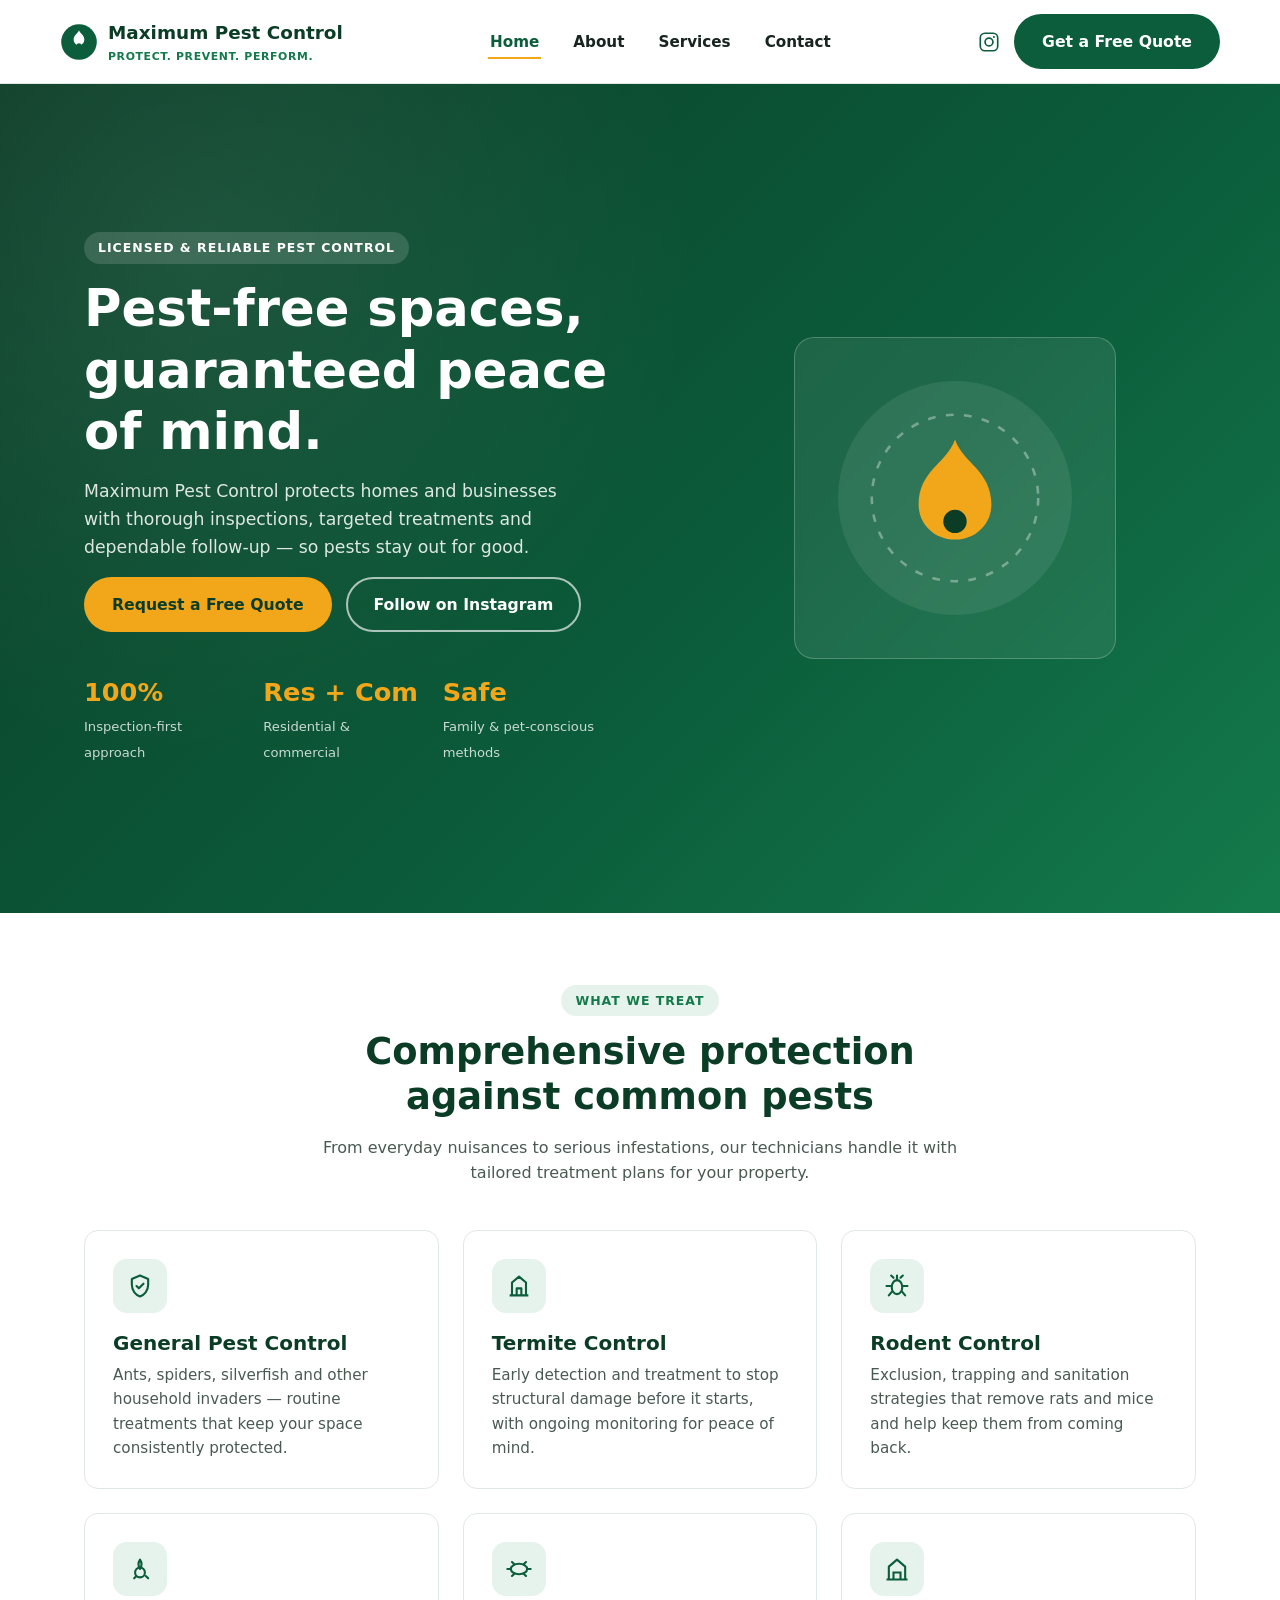
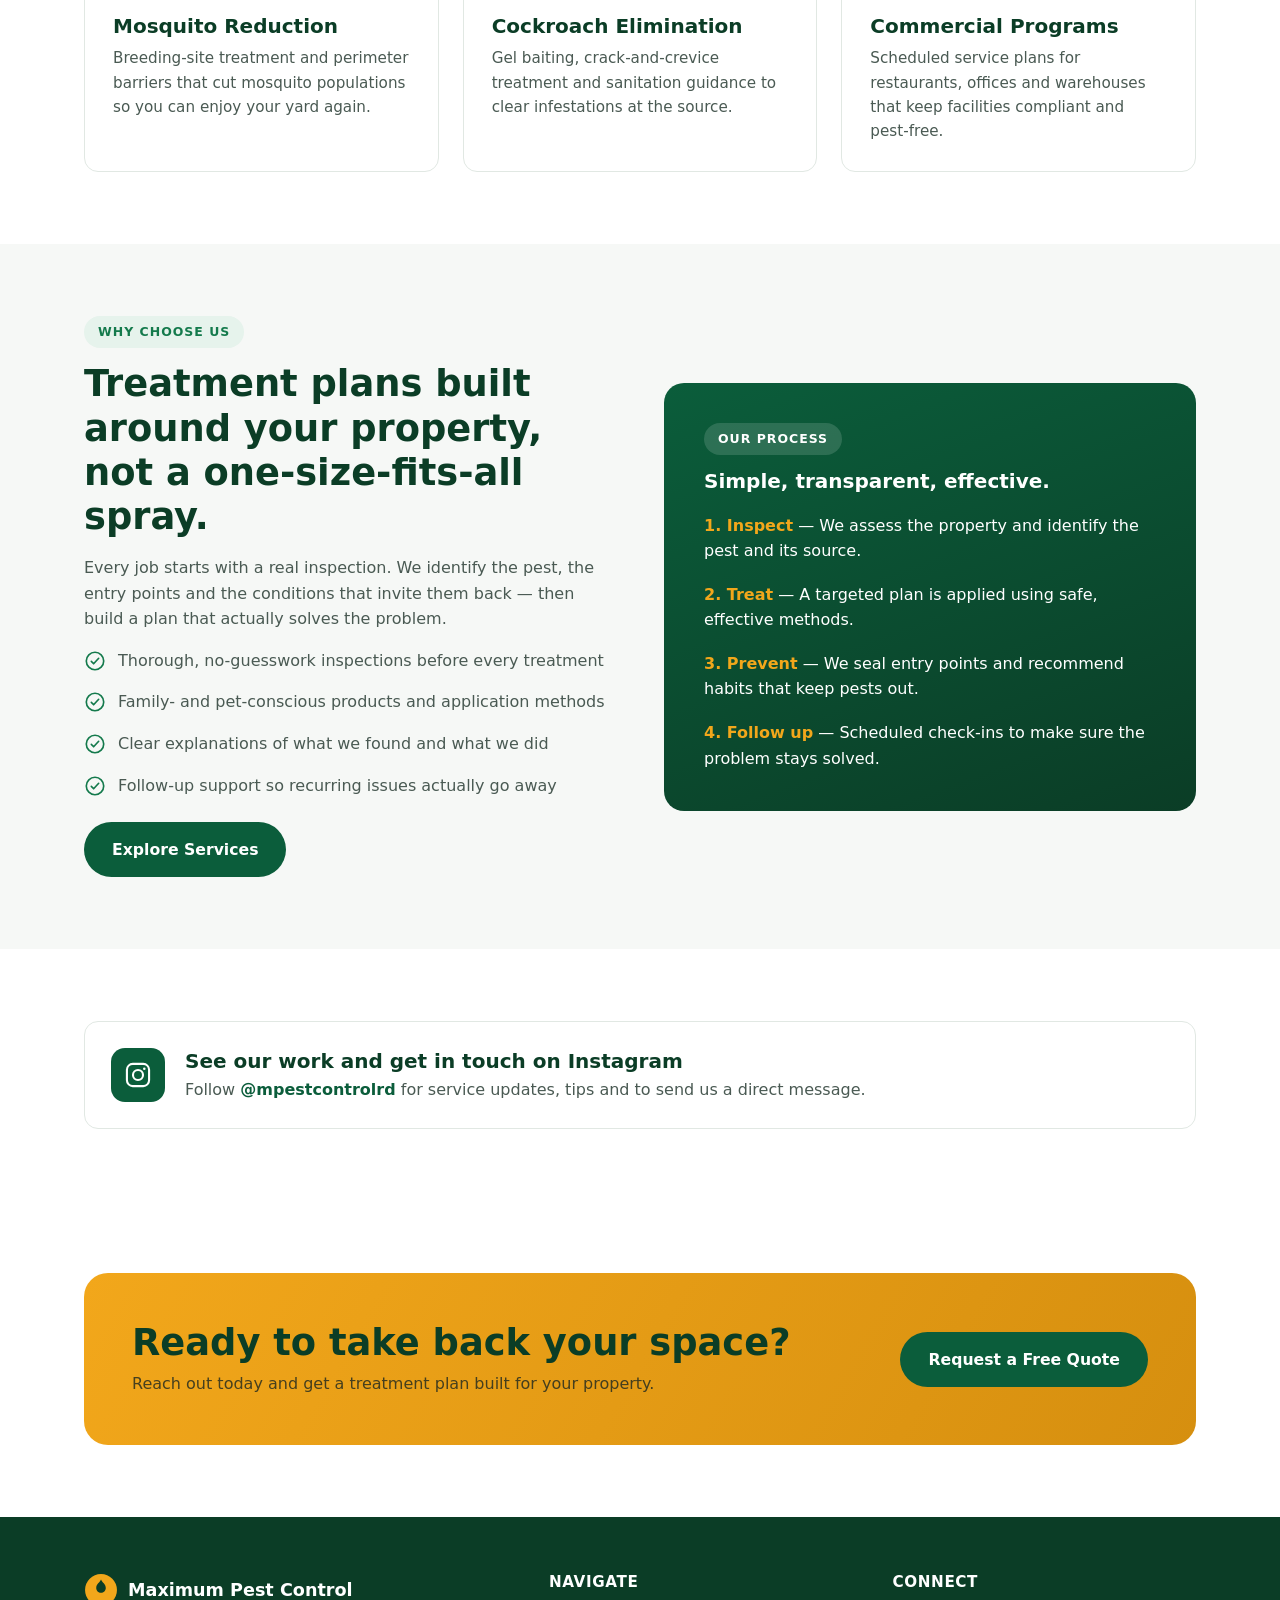
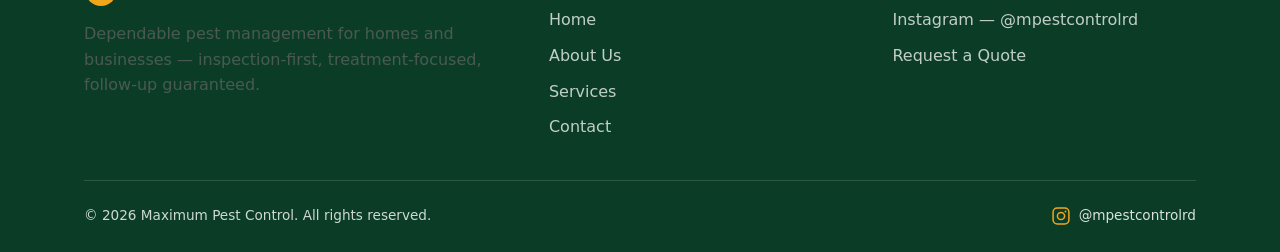
<file: index.html>
<!DOCTYPE html>
<html lang="en">
<head>
<meta charset="UTF-8">
<meta name="viewport" content="width=device-width, initial-scale=1.0">
<title>Maximum Pest Control | Residential &amp; Commercial Pest Solutions</title>
<meta name="description" content="Maximum Pest Control delivers thorough, reliable pest management for homes and businesses — general pest control, termites, rodents, mosquitoes and more.">
<link rel="icon" type="image/svg+xml" href="assets/favicon.svg">
<link rel="stylesheet" href="css/style.css">
</head>
<body>

<header class="site-header">
  <div class="container nav" id="nav">
    <a href="index.html" class="brand">
      <svg class="brand-mark" viewBox="0 0 64 64" fill="none" xmlns="http://www.w3.org/2000/svg">
        <circle cx="32" cy="32" r="30" fill="#0b5d3b"/>
        <path d="M32 12c-2 6-9 8-9 16 0 5 4 9 9 9s9-4 9-9c0-8-7-10-9-16z" fill="#ffffff"/>
        <circle cx="32" cy="38" r="4" fill="#0b5d3b"/>
      </svg>
      <span>Maximum Pest Control<small>Protect. Prevent. Perform.</small></span>
    </a>
    <button class="nav-toggle" aria-label="Toggle navigation" aria-expanded="false">
      <span></span><span></span><span></span>
    </button>
    <ul class="nav-links">
      <li><a href="index.html" class="active">Home</a></li>
      <li><a href="about.html">About</a></li>
      <li><a href="services.html">Services</a></li>
      <li><a href="contact.html">Contact</a></li>
    </ul>
    <div class="nav-actions">
      <a href="https://www.instagram.com/mpestcontrolrd?stkn=cXJtZmRmbjVoOTF4&utm_source=qr" target="_blank" rel="noopener" aria-label="Maximum Pest Control on Instagram">
        <svg class="icon-instagram" viewBox="0 0 24 24" fill="none" xmlns="http://www.w3.org/2000/svg">
          <rect x="2.5" y="2.5" width="19" height="19" rx="5" stroke="currentColor" stroke-width="1.8"/>
          <circle cx="12" cy="12" r="4.3" stroke="currentColor" stroke-width="1.8"/>
          <circle cx="17.4" cy="6.6" r="1.1" fill="currentColor"/>
        </svg>
      </a>
      <a href="contact.html" class="btn btn-dark">Get a Free Quote</a>
    </div>
  </div>
</header>

<main>
  <section class="hero">
    <div class="container">
      <div>
        <span class="eyebrow">Licensed &amp; Reliable Pest Control</span>
        <h1>Pest-free spaces, guaranteed peace of mind.</h1>
        <p class="lead">Maximum Pest Control protects homes and businesses with thorough inspections, targeted treatments and dependable follow-up — so pests stay out for good.</p>
        <div class="btn-row">
          <a href="contact.html" class="btn btn-primary">Request a Free Quote</a>
          <a href="https://www.instagram.com/mpestcontrolrd?stkn=cXJtZmRmbjVoOTF4&utm_source=qr" target="_blank" rel="noopener" class="btn btn-outline">Follow on Instagram</a>
        </div>
        <div class="hero-stats">
          <div><strong>100%</strong><span>Inspection-first approach</span></div>
          <div><strong>Res + Com</strong><span>Residential &amp; commercial</span></div>
          <div><strong>Safe</strong><span>Family &amp; pet-conscious methods</span></div>
        </div>
      </div>
      <div class="hero-art">
        <div class="hero-badge">
          <svg viewBox="0 0 200 200" width="260" height="260" fill="none" xmlns="http://www.w3.org/2000/svg">
            <circle cx="100" cy="100" r="90" fill="rgba(255,255,255,0.08)"/>
            <circle cx="100" cy="100" r="64" stroke="rgba(255,255,255,0.35)" stroke-width="2" stroke-dasharray="6 8"/>
            <path d="M100 55c-6 18-28 24-28 50 0 15 12 27 28 27s28-12 28-27c0-26-22-32-28-50z" fill="#f2a71b"/>
            <circle cx="100" cy="118" r="9" fill="#0b3d26"/>
          </svg>
        </div>
      </div>
    </div>
  </section>

  <section>
    <div class="container">
      <div class="section-head">
        <span class="eyebrow">What We Treat</span>
        <h2>Comprehensive protection against common pests</h2>
        <p>From everyday nuisances to serious infestations, our technicians handle it with tailored treatment plans for your property.</p>
      </div>
      <div class="grid grid-3">
        <div class="card">
          <div class="icon-tile">
            <svg viewBox="0 0 24 24" fill="none" xmlns="http://www.w3.org/2000/svg"><path d="M12 3l7 3v5c0 5-3.4 8.7-7 10-3.6-1.3-7-5-7-10V6l7-3z" stroke="currentColor" stroke-width="1.8" stroke-linejoin="round"/><path d="M9 12l2 2 4-4" stroke="currentColor" stroke-width="1.8" stroke-linecap="round" stroke-linejoin="round"/></svg>
          </div>
          <h3>General Pest Control</h3>
          <p>Ants, spiders, silverfish and other household invaders — routine treatments that keep your space consistently protected.</p>
        </div>
        <div class="card">
          <div class="icon-tile">
            <svg viewBox="0 0 24 24" fill="none" xmlns="http://www.w3.org/2000/svg"><path d="M4 20h16M6 20V9l6-5 6 5v11M10 20v-6h4v6" stroke="currentColor" stroke-width="1.8" stroke-linejoin="round"/></svg>
          </div>
          <h3>Termite Control</h3>
          <p>Early detection and treatment to stop structural damage before it starts, with ongoing monitoring for peace of mind.</p>
        </div>
        <div class="card">
          <div class="icon-tile">
            <svg viewBox="0 0 24 24" fill="none" xmlns="http://www.w3.org/2000/svg"><ellipse cx="12" cy="13" rx="4.5" ry="6" stroke="currentColor" stroke-width="1.8"/><path d="M12 7V3m-3 2l-2-2m8 2l2-2M7 12H3m18 0h-4M7.5 17l-2.5 3m11.5-3l2.5 3" stroke="currentColor" stroke-width="1.8" stroke-linecap="round"/></svg>
          </div>
          <h3>Rodent Control</h3>
          <p>Exclusion, trapping and sanitation strategies that remove rats and mice and help keep them from coming back.</p>
        </div>
        <div class="card">
          <div class="icon-tile">
            <svg viewBox="0 0 24 24" fill="none" xmlns="http://www.w3.org/2000/svg"><path d="M12 4c2 3 2 5 0 8-2-3-2-5 0-8z" stroke="currentColor" stroke-width="1.8" stroke-linejoin="round"/><circle cx="12" cy="15" r="4.2" stroke="currentColor" stroke-width="1.8"/><path d="M9 18l-2 2m10-2l2 2" stroke="currentColor" stroke-width="1.8" stroke-linecap="round"/></svg>
          </div>
          <h3>Mosquito Reduction</h3>
          <p>Breeding-site treatment and perimeter barriers that cut mosquito populations so you can enjoy your yard again.</p>
        </div>
        <div class="card">
          <div class="icon-tile">
            <svg viewBox="0 0 24 24" fill="none" xmlns="http://www.w3.org/2000/svg"><ellipse cx="12" cy="12" rx="7" ry="4.5" stroke="currentColor" stroke-width="1.8"/><path d="M5 12H2m20 0h-3M8 8l-2-2m10 2l2-2M8 16l-2 2m10-2l2 2" stroke="currentColor" stroke-width="1.8" stroke-linecap="round"/></svg>
          </div>
          <h3>Cockroach Elimination</h3>
          <p>Gel baiting, crack-and-crevice treatment and sanitation guidance to clear infestations at the source.</p>
        </div>
        <div class="card">
          <div class="icon-tile">
            <svg viewBox="0 0 24 24" fill="none" xmlns="http://www.w3.org/2000/svg"><path d="M3 21h18M5 21V10l7-6 7 6v11" stroke="currentColor" stroke-width="1.8" stroke-linejoin="round"/><path d="M9 21v-6h6v6" stroke="currentColor" stroke-width="1.8"/></svg>
          </div>
          <h3>Commercial Programs</h3>
          <p>Scheduled service plans for restaurants, offices and warehouses that keep facilities compliant and pest-free.</p>
        </div>
      </div>
    </div>
  </section>

  <section class="bg-soft">
    <div class="container split">
      <div>
        <span class="eyebrow">Why Choose Us</span>
        <h2>Treatment plans built around your property, not a one-size-fits-all spray.</h2>
        <p>Every job starts with a real inspection. We identify the pest, the entry points and the conditions that invite them back — then build a plan that actually solves the problem.</p>
        <ul class="feature-list">
          <li>
            <svg viewBox="0 0 24 24" fill="none" xmlns="http://www.w3.org/2000/svg"><circle cx="12" cy="12" r="9.5" stroke="currentColor" stroke-width="1.8"/><path d="M8 12.5l2.5 2.5L16 9" stroke="currentColor" stroke-width="1.8" stroke-linecap="round" stroke-linejoin="round"/></svg>
            <span>Thorough, no-guesswork inspections before every treatment</span>
          </li>
          <li>
            <svg viewBox="0 0 24 24" fill="none" xmlns="http://www.w3.org/2000/svg"><circle cx="12" cy="12" r="9.5" stroke="currentColor" stroke-width="1.8"/><path d="M8 12.5l2.5 2.5L16 9" stroke="currentColor" stroke-width="1.8" stroke-linecap="round" stroke-linejoin="round"/></svg>
            <span>Family- and pet-conscious products and application methods</span>
          </li>
          <li>
            <svg viewBox="0 0 24 24" fill="none" xmlns="http://www.w3.org/2000/svg"><circle cx="12" cy="12" r="9.5" stroke="currentColor" stroke-width="1.8"/><path d="M8 12.5l2.5 2.5L16 9" stroke="currentColor" stroke-width="1.8" stroke-linecap="round" stroke-linejoin="round"/></svg>
            <span>Clear explanations of what we found and what we did</span>
          </li>
          <li>
            <svg viewBox="0 0 24 24" fill="none" xmlns="http://www.w3.org/2000/svg"><circle cx="12" cy="12" r="9.5" stroke="currentColor" stroke-width="1.8"/><path d="M8 12.5l2.5 2.5L16 9" stroke="currentColor" stroke-width="1.8" stroke-linecap="round" stroke-linejoin="round"/></svg>
            <span>Follow-up support so recurring issues actually go away</span>
          </li>
        </ul>
        <div class="btn-row" style="margin-top: 24px;">
          <a href="services.html" class="btn btn-dark">Explore Services</a>
        </div>
      </div>
      <div class="panel">
        <span class="eyebrow" style="background: rgba(255,255,255,.14); color:#fff;">Our Process</span>
        <h3>Simple, transparent, effective.</h3>
        <div class="grid" style="gap: 18px; margin-top: 20px;">
          <div><strong style="color:#f2a71b;">1. Inspect</strong> — We assess the property and identify the pest and its source.</div>
          <div><strong style="color:#f2a71b;">2. Treat</strong> — A targeted plan is applied using safe, effective methods.</div>
          <div><strong style="color:#f2a71b;">3. Prevent</strong> — We seal entry points and recommend habits that keep pests out.</div>
          <div><strong style="color:#f2a71b;">4. Follow up</strong> — Scheduled check-ins to make sure the problem stays solved.</div>
        </div>
      </div>
    </div>
  </section>

  <section>
    <div class="container">
      <div class="social-card">
        <div class="icon-tile" style="background:var(--green-700); color:#fff;">
          <svg viewBox="0 0 24 24" fill="none" xmlns="http://www.w3.org/2000/svg"><rect x="2.5" y="2.5" width="19" height="19" rx="5" stroke="currentColor" stroke-width="1.8"/><circle cx="12" cy="12" r="4.3" stroke="currentColor" stroke-width="1.8"/><circle cx="17.4" cy="6.6" r="1.1" fill="currentColor"/></svg>
        </div>
        <div>
          <h3 style="margin-bottom:4px;">See our work and get in touch on Instagram</h3>
          <p style="margin-bottom:0;">Follow <a class="handle" href="https://www.instagram.com/mpestcontrolrd?stkn=cXJtZmRmbjVoOTF4&utm_source=qr" target="_blank" rel="noopener">@mpestcontrolrd</a> for service updates, tips and to send us a direct message.</p>
        </div>
      </div>
    </div>
  </section>

  <section>
    <div class="container">
      <div class="cta">
        <div>
          <h2>Ready to take back your space?</h2>
          <p>Reach out today and get a treatment plan built for your property.</p>
        </div>
        <div class="btn-row">
          <a href="contact.html" class="btn btn-dark">Request a Free Quote</a>
        </div>
      </div>
    </div>
  </section>
</main>

<footer class="site-footer">
  <div class="container">
    <div class="footer-grid">
      <div>
        <div class="footer-brand">
          <svg width="34" height="34" viewBox="0 0 64 64" fill="none" xmlns="http://www.w3.org/2000/svg">
            <circle cx="32" cy="32" r="30" fill="#f2a71b"/>
            <path d="M32 12c-2 6-9 8-9 16 0 5 4 9 9 9s9-4 9-9c0-8-7-10-9-16z" fill="#0b3d26"/>
          </svg>
          <strong>Maximum Pest Control</strong>
        </div>
        <p>Dependable pest management for homes and businesses — inspection-first, treatment-focused, follow-up guaranteed.</p>
      </div>
      <div>
        <h4>Navigate</h4>
        <ul class="footer-links">
          <li><a href="index.html">Home</a></li>
          <li><a href="about.html">About Us</a></li>
          <li><a href="services.html">Services</a></li>
          <li><a href="contact.html">Contact</a></li>
        </ul>
      </div>
      <div>
        <h4>Connect</h4>
        <ul class="footer-links">
          <li><a href="https://www.instagram.com/mpestcontrolrd?stkn=cXJtZmRmbjVoOTF4&utm_source=qr" target="_blank" rel="noopener">Instagram — @mpestcontrolrd</a></li>
          <li><a href="contact.html">Request a Quote</a></li>
        </ul>
      </div>
    </div>
    <div class="footer-bottom">
      <span>&copy; <span id="year"></span> Maximum Pest Control. All rights reserved.</span>
      <a class="footer-social" href="https://www.instagram.com/mpestcontrolrd?stkn=cXJtZmRmbjVoOTF4&utm_source=qr" target="_blank" rel="noopener">
        <svg viewBox="0 0 24 24" fill="none" xmlns="http://www.w3.org/2000/svg"><rect x="2.5" y="2.5" width="19" height="19" rx="5" stroke="currentColor" stroke-width="1.8"/><circle cx="12" cy="12" r="4.3" stroke="currentColor" stroke-width="1.8"/><circle cx="17.4" cy="6.6" r="1.1" fill="currentColor"/></svg>
        @mpestcontrolrd
      </a>
    </div>
  </div>
</footer>

<script src="js/main.js"></script>
</body>
</html>
</file>
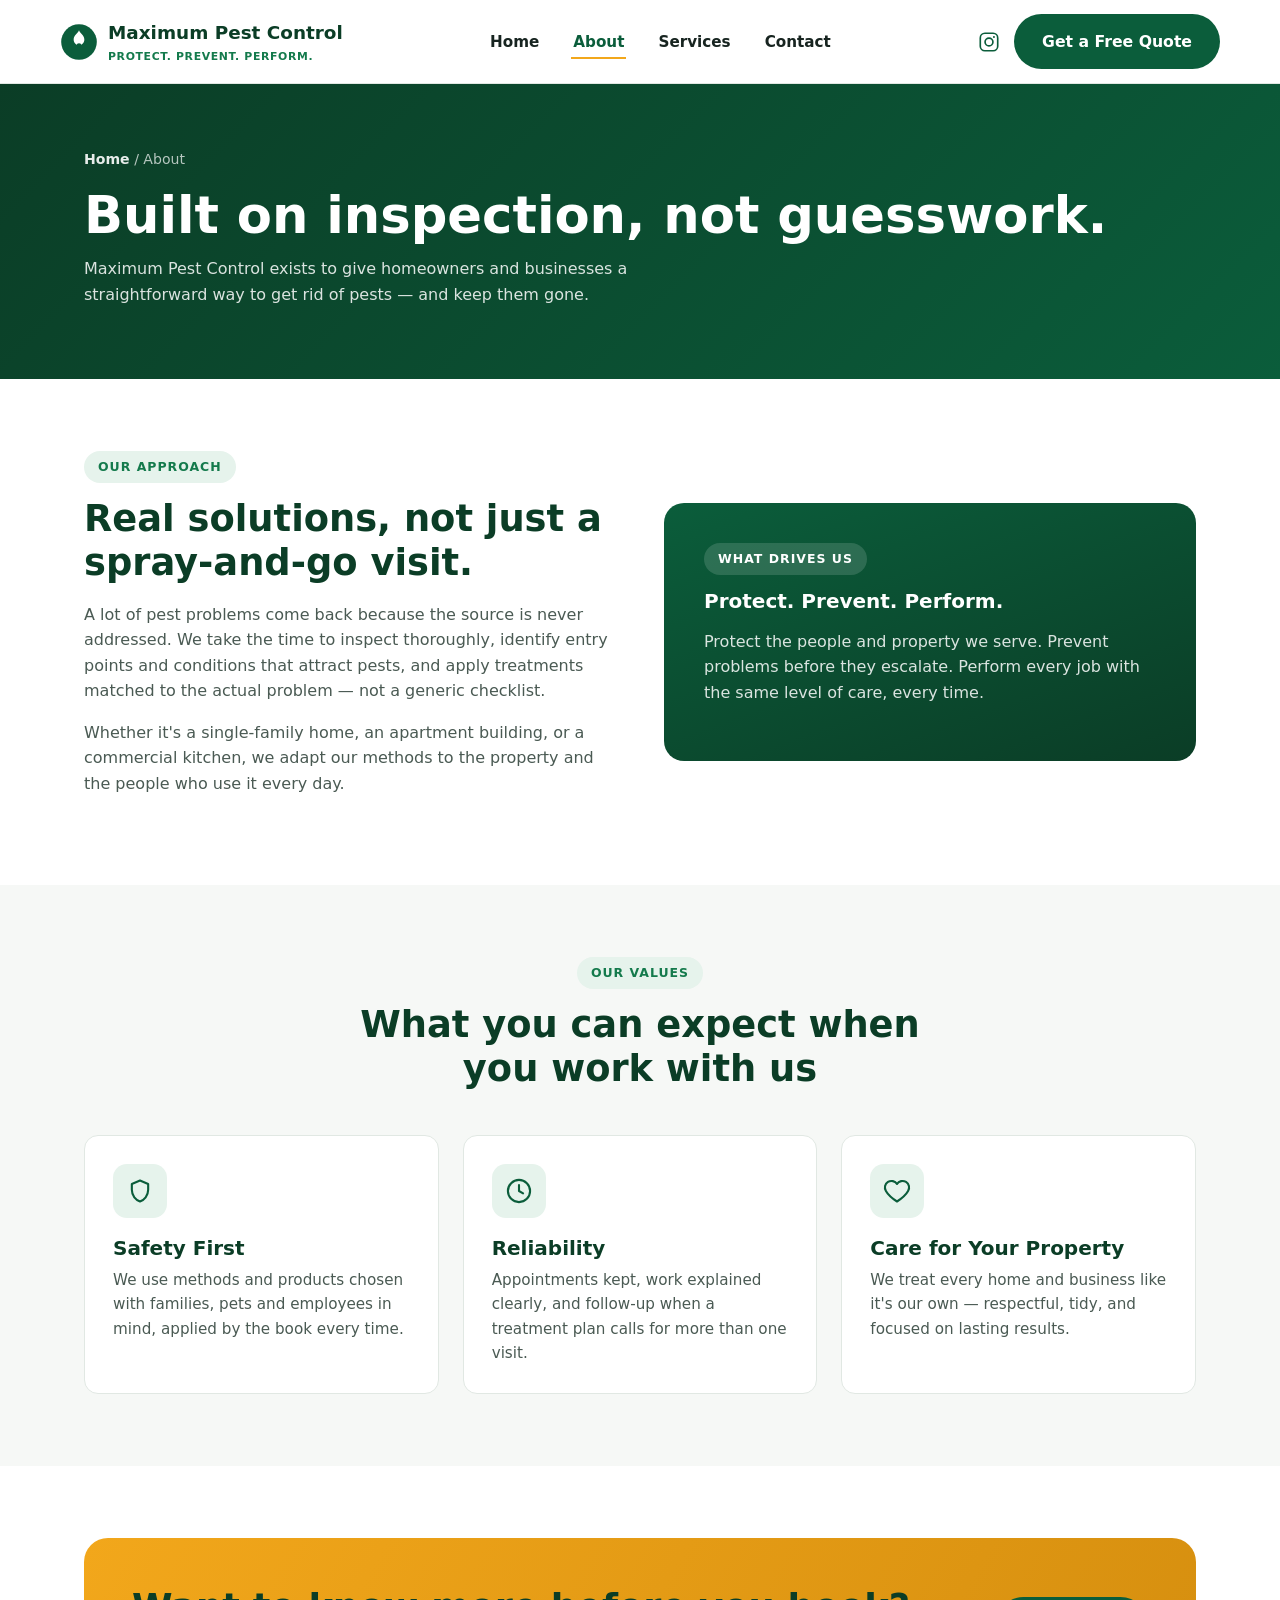
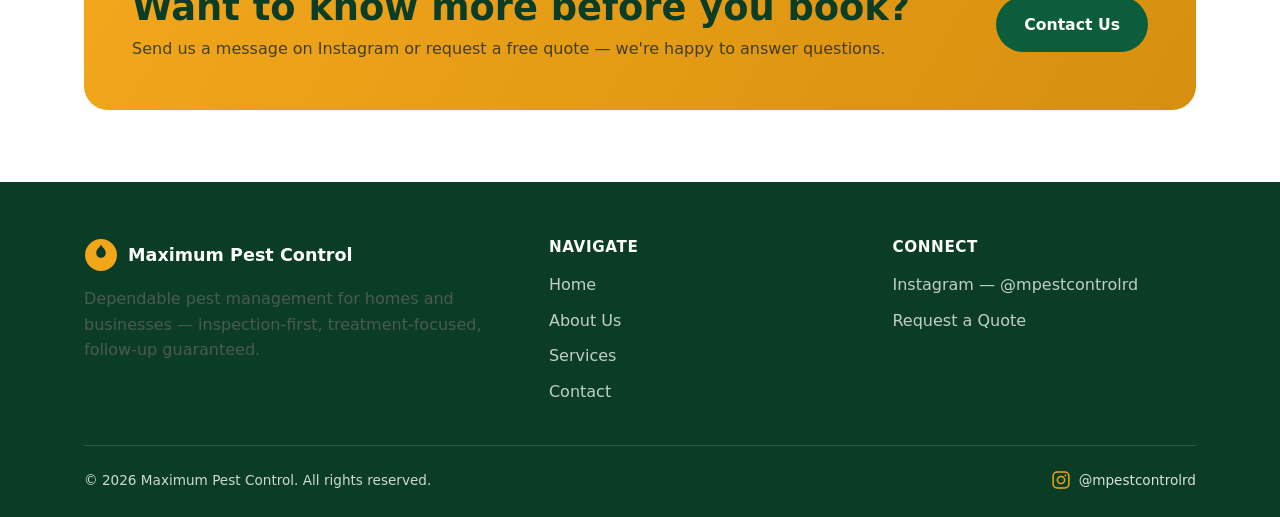
<file: about.html>
<!DOCTYPE html>
<html lang="en">
<head>
<meta charset="UTF-8">
<meta name="viewport" content="width=device-width, initial-scale=1.0">
<title>About Us | Maximum Pest Control</title>
<meta name="description" content="Learn about Maximum Pest Control's inspection-first approach, our commitment to safe treatments, and why homes and businesses trust us to keep pests out.">
<link rel="icon" type="image/svg+xml" href="assets/favicon.svg">
<link rel="stylesheet" href="css/style.css">
</head>
<body>

<header class="site-header">
  <div class="container nav" id="nav">
    <a href="index.html" class="brand">
      <svg class="brand-mark" viewBox="0 0 64 64" fill="none" xmlns="http://www.w3.org/2000/svg">
        <circle cx="32" cy="32" r="30" fill="#0b5d3b"/>
        <path d="M32 12c-2 6-9 8-9 16 0 5 4 9 9 9s9-4 9-9c0-8-7-10-9-16z" fill="#ffffff"/>
        <circle cx="32" cy="38" r="4" fill="#0b5d3b"/>
      </svg>
      <span>Maximum Pest Control<small>Protect. Prevent. Perform.</small></span>
    </a>
    <button class="nav-toggle" aria-label="Toggle navigation" aria-expanded="false">
      <span></span><span></span><span></span>
    </button>
    <ul class="nav-links">
      <li><a href="index.html">Home</a></li>
      <li><a href="about.html" class="active">About</a></li>
      <li><a href="services.html">Services</a></li>
      <li><a href="contact.html">Contact</a></li>
    </ul>
    <div class="nav-actions">
      <a href="https://www.instagram.com/mpestcontrolrd?stkn=cXJtZmRmbjVoOTF4&utm_source=qr" target="_blank" rel="noopener" aria-label="Maximum Pest Control on Instagram">
        <svg class="icon-instagram" viewBox="0 0 24 24" fill="none" xmlns="http://www.w3.org/2000/svg">
          <rect x="2.5" y="2.5" width="19" height="19" rx="5" stroke="currentColor" stroke-width="1.8"/>
          <circle cx="12" cy="12" r="4.3" stroke="currentColor" stroke-width="1.8"/>
          <circle cx="17.4" cy="6.6" r="1.1" fill="currentColor"/>
        </svg>
      </a>
      <a href="contact.html" class="btn btn-dark">Get a Free Quote</a>
    </div>
  </div>
</header>

<main>
  <section class="page-hero">
    <div class="container">
      <div class="breadcrumb"><a href="index.html">Home</a> / About</div>
      <h1>Built on inspection, not guesswork.</h1>
      <p style="color:rgba(255,255,255,.85); max-width:60ch;">Maximum Pest Control exists to give homeowners and businesses a straightforward way to get rid of pests — and keep them gone.</p>
    </div>
  </section>

  <section>
    <div class="container split">
      <div>
        <span class="eyebrow">Our Approach</span>
        <h2>Real solutions, not just a spray-and-go visit.</h2>
        <p>A lot of pest problems come back because the source is never addressed. We take the time to inspect thoroughly, identify entry points and conditions that attract pests, and apply treatments matched to the actual problem — not a generic checklist.</p>
        <p>Whether it's a single-family home, an apartment building, or a commercial kitchen, we adapt our methods to the property and the people who use it every day.</p>
      </div>
      <div class="panel">
        <span class="eyebrow" style="background: rgba(255,255,255,.14); color:#fff;">What Drives Us</span>
        <h3>Protect. Prevent. Perform.</h3>
        <p>Protect the people and property we serve. Prevent problems before they escalate. Perform every job with the same level of care, every time.</p>
      </div>
    </div>
  </section>

  <section class="bg-soft">
    <div class="container">
      <div class="section-head">
        <span class="eyebrow">Our Values</span>
        <h2>What you can expect when you work with us</h2>
      </div>
      <div class="grid grid-3">
        <div class="card">
          <div class="icon-tile">
            <svg viewBox="0 0 24 24" fill="none" xmlns="http://www.w3.org/2000/svg"><path d="M12 3l7 3v5c0 5-3.4 8.7-7 10-3.6-1.3-7-5-7-10V6l7-3z" stroke="currentColor" stroke-width="1.8" stroke-linejoin="round"/></svg>
          </div>
          <h3>Safety First</h3>
          <p>We use methods and products chosen with families, pets and employees in mind, applied by the book every time.</p>
        </div>
        <div class="card">
          <div class="icon-tile">
            <svg viewBox="0 0 24 24" fill="none" xmlns="http://www.w3.org/2000/svg"><circle cx="12" cy="12" r="9.5" stroke="currentColor" stroke-width="1.8"/><path d="M12 7v5l3.5 2" stroke="currentColor" stroke-width="1.8" stroke-linecap="round" stroke-linejoin="round"/></svg>
          </div>
          <h3>Reliability</h3>
          <p>Appointments kept, work explained clearly, and follow-up when a treatment plan calls for more than one visit.</p>
        </div>
        <div class="card">
          <div class="icon-tile">
            <svg viewBox="0 0 24 24" fill="none" xmlns="http://www.w3.org/2000/svg"><path d="M12 21s-7-4.5-9.5-9A5.5 5.5 0 0112 6a5.5 5.5 0 019.5 6c-2.5 4.5-9.5 9-9.5 9z" stroke="currentColor" stroke-width="1.8" stroke-linejoin="round"/></svg>
          </div>
          <h3>Care for Your Property</h3>
          <p>We treat every home and business like it's our own — respectful, tidy, and focused on lasting results.</p>
        </div>
      </div>
    </div>
  </section>

  <section>
    <div class="container">
      <div class="cta">
        <div>
          <h2>Want to know more before you book?</h2>
          <p>Send us a message on Instagram or request a free quote — we're happy to answer questions.</p>
        </div>
        <div class="btn-row">
          <a href="contact.html" class="btn btn-dark">Contact Us</a>
        </div>
      </div>
    </div>
  </section>
</main>

<footer class="site-footer">
  <div class="container">
    <div class="footer-grid">
      <div>
        <div class="footer-brand">
          <svg width="34" height="34" viewBox="0 0 64 64" fill="none" xmlns="http://www.w3.org/2000/svg">
            <circle cx="32" cy="32" r="30" fill="#f2a71b"/>
            <path d="M32 12c-2 6-9 8-9 16 0 5 4 9 9 9s9-4 9-9c0-8-7-10-9-16z" fill="#0b3d26"/>
          </svg>
          <strong>Maximum Pest Control</strong>
        </div>
        <p>Dependable pest management for homes and businesses — inspection-first, treatment-focused, follow-up guaranteed.</p>
      </div>
      <div>
        <h4>Navigate</h4>
        <ul class="footer-links">
          <li><a href="index.html">Home</a></li>
          <li><a href="about.html">About Us</a></li>
          <li><a href="services.html">Services</a></li>
          <li><a href="contact.html">Contact</a></li>
        </ul>
      </div>
      <div>
        <h4>Connect</h4>
        <ul class="footer-links">
          <li><a href="https://www.instagram.com/mpestcontrolrd?stkn=cXJtZmRmbjVoOTF4&utm_source=qr" target="_blank" rel="noopener">Instagram — @mpestcontrolrd</a></li>
          <li><a href="contact.html">Request a Quote</a></li>
        </ul>
      </div>
    </div>
    <div class="footer-bottom">
      <span>&copy; <span id="year"></span> Maximum Pest Control. All rights reserved.</span>
      <a class="footer-social" href="https://www.instagram.com/mpestcontrolrd?stkn=cXJtZmRmbjVoOTF4&utm_source=qr" target="_blank" rel="noopener">
        <svg viewBox="0 0 24 24" fill="none" xmlns="http://www.w3.org/2000/svg"><rect x="2.5" y="2.5" width="19" height="19" rx="5" stroke="currentColor" stroke-width="1.8"/><circle cx="12" cy="12" r="4.3" stroke="currentColor" stroke-width="1.8"/><circle cx="17.4" cy="6.6" r="1.1" fill="currentColor"/></svg>
        @mpestcontrolrd
      </a>
    </div>
  </div>
</footer>

<script src="js/main.js"></script>
</body>
</html>
</file>
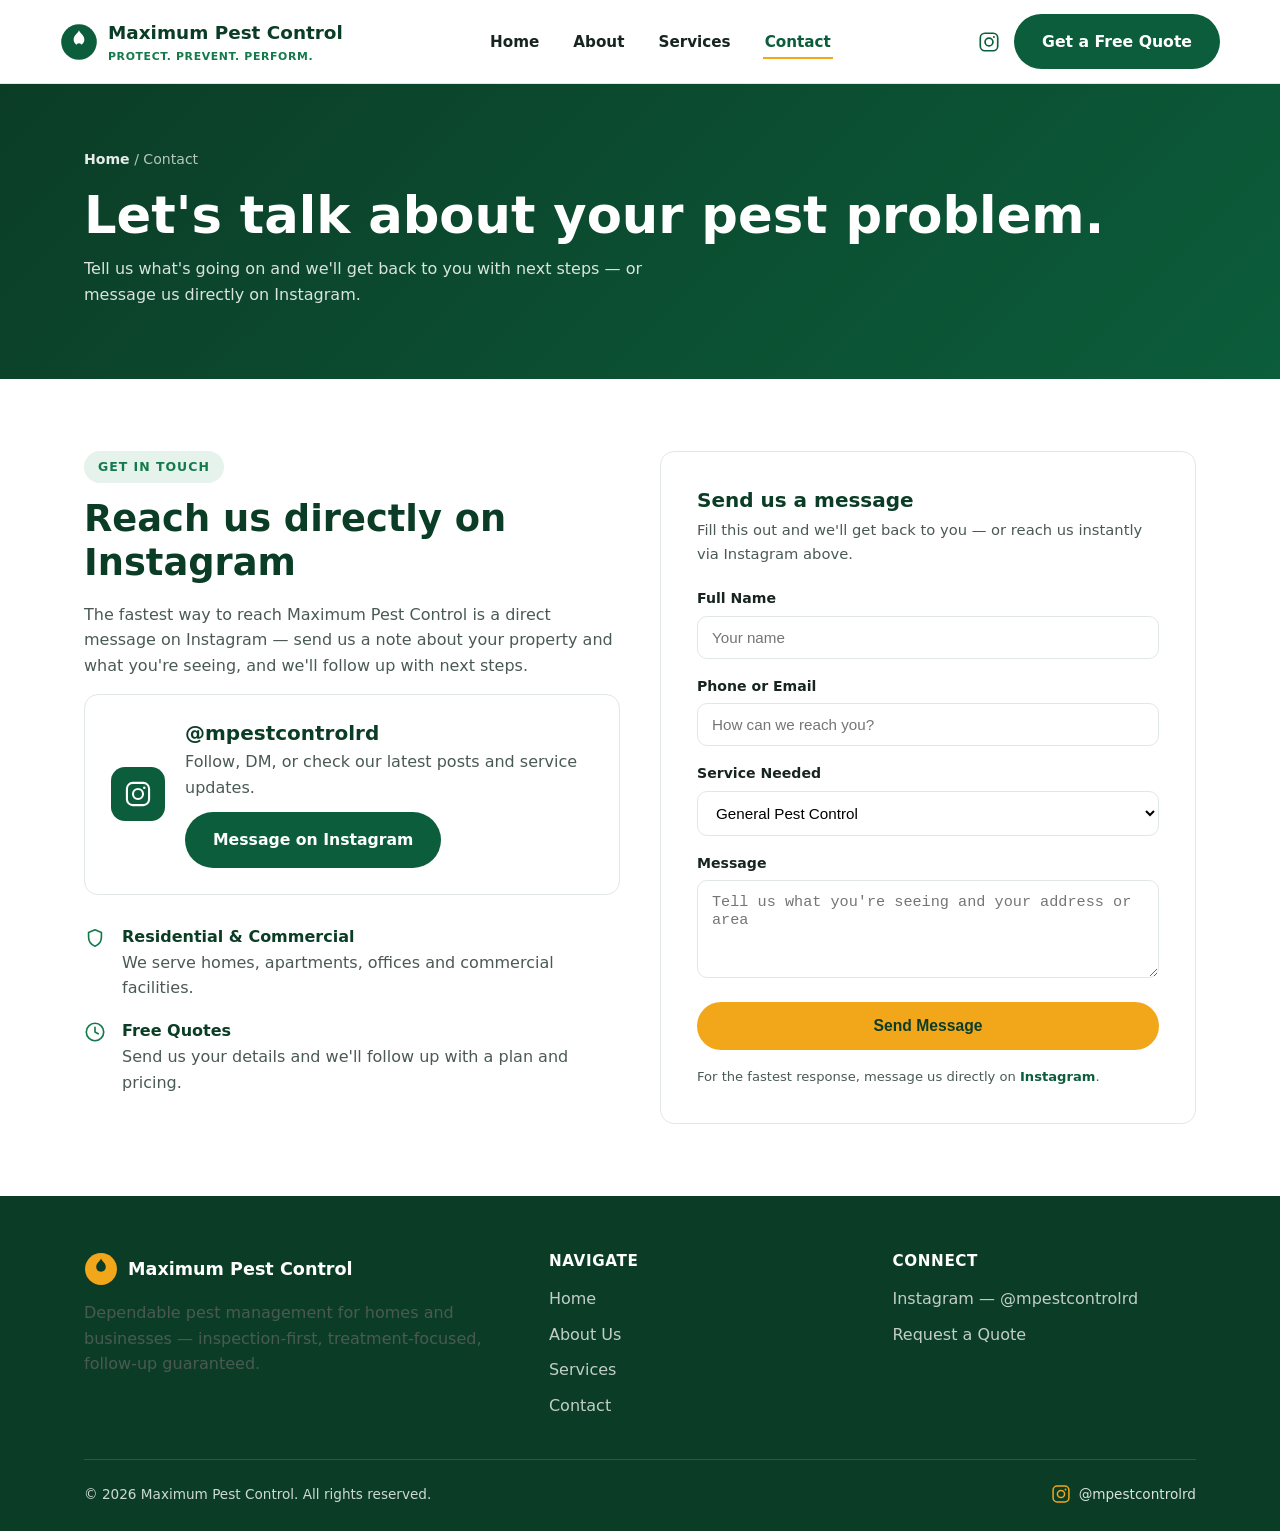
<file: contact.html>
<!DOCTYPE html>
<html lang="en">
<head>
<meta charset="UTF-8">
<meta name="viewport" content="width=device-width, initial-scale=1.0">
<title>Contact | Maximum Pest Control</title>
<meta name="description" content="Get in touch with Maximum Pest Control to request a free quote or ask a question. Message us directly on Instagram @mpestcontrolrd.">
<link rel="icon" type="image/svg+xml" href="assets/favicon.svg">
<link rel="stylesheet" href="css/style.css">
</head>
<body>

<header class="site-header">
  <div class="container nav" id="nav">
    <a href="index.html" class="brand">
      <svg class="brand-mark" viewBox="0 0 64 64" fill="none" xmlns="http://www.w3.org/2000/svg">
        <circle cx="32" cy="32" r="30" fill="#0b5d3b"/>
        <path d="M32 12c-2 6-9 8-9 16 0 5 4 9 9 9s9-4 9-9c0-8-7-10-9-16z" fill="#ffffff"/>
        <circle cx="32" cy="38" r="4" fill="#0b5d3b"/>
      </svg>
      <span>Maximum Pest Control<small>Protect. Prevent. Perform.</small></span>
    </a>
    <button class="nav-toggle" aria-label="Toggle navigation" aria-expanded="false">
      <span></span><span></span><span></span>
    </button>
    <ul class="nav-links">
      <li><a href="index.html">Home</a></li>
      <li><a href="about.html">About</a></li>
      <li><a href="services.html">Services</a></li>
      <li><a href="contact.html" class="active">Contact</a></li>
    </ul>
    <div class="nav-actions">
      <a href="https://www.instagram.com/mpestcontrolrd?stkn=cXJtZmRmbjVoOTF4&utm_source=qr" target="_blank" rel="noopener" aria-label="Maximum Pest Control on Instagram">
        <svg class="icon-instagram" viewBox="0 0 24 24" fill="none" xmlns="http://www.w3.org/2000/svg">
          <rect x="2.5" y="2.5" width="19" height="19" rx="5" stroke="currentColor" stroke-width="1.8"/>
          <circle cx="12" cy="12" r="4.3" stroke="currentColor" stroke-width="1.8"/>
          <circle cx="17.4" cy="6.6" r="1.1" fill="currentColor"/>
        </svg>
      </a>
      <a href="contact.html" class="btn btn-dark">Get a Free Quote</a>
    </div>
  </div>
</header>

<main>
  <section class="page-hero">
    <div class="container">
      <div class="breadcrumb"><a href="index.html">Home</a> / Contact</div>
      <h1>Let's talk about your pest problem.</h1>
      <p style="color:rgba(255,255,255,.85); max-width:60ch;">Tell us what's going on and we'll get back to you with next steps — or message us directly on Instagram.</p>
    </div>
  </section>

  <section>
    <div class="container contact-grid">
      <div>
        <span class="eyebrow">Get In Touch</span>
        <h2>Reach us directly on Instagram</h2>
        <p>The fastest way to reach Maximum Pest Control is a direct message on Instagram — send us a note about your property and what you're seeing, and we'll follow up with next steps.</p>

        <div class="social-card" style="margin-bottom: 32px;">
          <div class="icon-tile" style="background:var(--green-700); color:#fff;">
            <svg viewBox="0 0 24 24" fill="none" xmlns="http://www.w3.org/2000/svg"><rect x="2.5" y="2.5" width="19" height="19" rx="5" stroke="currentColor" stroke-width="1.8"/><circle cx="12" cy="12" r="4.3" stroke="currentColor" stroke-width="1.8"/><circle cx="17.4" cy="6.6" r="1.1" fill="currentColor"/></svg>
          </div>
          <div>
            <h3 style="margin-bottom:4px;">@mpestcontrolrd</h3>
            <p style="margin-bottom:12px;">Follow, DM, or check our latest posts and service updates.</p>
            <a href="https://www.instagram.com/mpestcontrolrd?stkn=cXJtZmRmbjVoOTF4&utm_source=qr" target="_blank" rel="noopener" class="btn btn-dark">Message on Instagram</a>
          </div>
        </div>

        <ul class="info-list">
          <li>
            <svg width="22" height="22" viewBox="0 0 24 24" fill="none" xmlns="http://www.w3.org/2000/svg" style="color:var(--green-600); flex-shrink:0;"><path d="M12 3l7 3v5c0 5-3.4 8.7-7 10-3.6-1.3-7-5-7-10V6l7-3z" stroke="currentColor" stroke-width="1.8" stroke-linejoin="round"/></svg>
            <div>
              <h4>Residential &amp; Commercial</h4>
              <p>We serve homes, apartments, offices and commercial facilities.</p>
            </div>
          </li>
          <li>
            <svg width="22" height="22" viewBox="0 0 24 24" fill="none" xmlns="http://www.w3.org/2000/svg" style="color:var(--green-600); flex-shrink:0;"><circle cx="12" cy="12" r="9.5" stroke="currentColor" stroke-width="1.8"/><path d="M12 7v5l3.5 2" stroke="currentColor" stroke-width="1.8" stroke-linecap="round" stroke-linejoin="round"/></svg>
            <div>
              <h4>Free Quotes</h4>
              <p>Send us your details and we'll follow up with a plan and pricing.</p>
            </div>
          </li>
        </ul>
      </div>

      <div class="card" style="padding: 36px;">
        <h3 style="margin-bottom: 6px;">Send us a message</h3>
        <p style="font-size:.92rem; margin-bottom:22px;">Fill this out and we'll get back to you — or reach us instantly via Instagram above.</p>
        <form id="contact-form" novalidate>
          <div style="display:grid; gap:16px;">
            <div>
              <label for="name" style="display:block; font-weight:600; font-size:.88rem; margin-bottom:6px;">Full Name</label>
              <input id="name" name="name" type="text" required placeholder="Your name"
                style="width:100%; padding:12px 14px; border:1px solid var(--border); border-radius:10px; font-size:.95rem;">
            </div>
            <div>
              <label for="phone" style="display:block; font-weight:600; font-size:.88rem; margin-bottom:6px;">Phone or Email</label>
              <input id="phone" name="phone" type="text" required placeholder="How can we reach you?"
                style="width:100%; padding:12px 14px; border:1px solid var(--border); border-radius:10px; font-size:.95rem;">
            </div>
            <div>
              <label for="service" style="display:block; font-weight:600; font-size:.88rem; margin-bottom:6px;">Service Needed</label>
              <select id="service" name="service"
                style="width:100%; padding:12px 14px; border:1px solid var(--border); border-radius:10px; font-size:.95rem; background:#fff;">
                <option>General Pest Control</option>
                <option>Termite Control</option>
                <option>Rodent Control</option>
                <option>Mosquito Reduction</option>
                <option>Cockroach Elimination</option>
                <option>Bed Bug Treatment</option>
                <option>Commercial Program</option>
                <option>Not Sure</option>
              </select>
            </div>
            <div>
              <label for="message" style="display:block; font-weight:600; font-size:.88rem; margin-bottom:6px;">Message</label>
              <textarea id="message" name="message" rows="4" required placeholder="Tell us what you're seeing and your address or area"
                style="width:100%; padding:12px 14px; border:1px solid var(--border); border-radius:10px; font-size:.95rem; resize:vertical;"></textarea>
            </div>
            <button type="submit" class="btn btn-primary" style="width:100%; justify-content:center;">Send Message</button>
            <p id="form-note" style="font-size:.82rem; margin:0;">For the fastest response, message us directly on <a href="https://www.instagram.com/mpestcontrolrd?stkn=cXJtZmRmbjVoOTF4&utm_source=qr" target="_blank" rel="noopener" style="color:var(--green-700); font-weight:600;">Instagram</a>.</p>
          </div>
        </form>
      </div>
    </div>
  </section>
</main>

<footer class="site-footer">
  <div class="container">
    <div class="footer-grid">
      <div>
        <div class="footer-brand">
          <svg width="34" height="34" viewBox="0 0 64 64" fill="none" xmlns="http://www.w3.org/2000/svg">
            <circle cx="32" cy="32" r="30" fill="#f2a71b"/>
            <path d="M32 12c-2 6-9 8-9 16 0 5 4 9 9 9s9-4 9-9c0-8-7-10-9-16z" fill="#0b3d26"/>
          </svg>
          <strong>Maximum Pest Control</strong>
        </div>
        <p>Dependable pest management for homes and businesses — inspection-first, treatment-focused, follow-up guaranteed.</p>
      </div>
      <div>
        <h4>Navigate</h4>
        <ul class="footer-links">
          <li><a href="index.html">Home</a></li>
          <li><a href="about.html">About Us</a></li>
          <li><a href="services.html">Services</a></li>
          <li><a href="contact.html">Contact</a></li>
        </ul>
      </div>
      <div>
        <h4>Connect</h4>
        <ul class="footer-links">
          <li><a href="https://www.instagram.com/mpestcontrolrd?stkn=cXJtZmRmbjVoOTF4&utm_source=qr" target="_blank" rel="noopener">Instagram — @mpestcontrolrd</a></li>
          <li><a href="contact.html">Request a Quote</a></li>
        </ul>
      </div>
    </div>
    <div class="footer-bottom">
      <span>&copy; <span id="year"></span> Maximum Pest Control. All rights reserved.</span>
      <a class="footer-social" href="https://www.instagram.com/mpestcontrolrd?stkn=cXJtZmRmbjVoOTF4&utm_source=qr" target="_blank" rel="noopener">
        <svg viewBox="0 0 24 24" fill="none" xmlns="http://www.w3.org/2000/svg"><rect x="2.5" y="2.5" width="19" height="19" rx="5" stroke="currentColor" stroke-width="1.8"/><circle cx="12" cy="12" r="4.3" stroke="currentColor" stroke-width="1.8"/><circle cx="17.4" cy="6.6" r="1.1" fill="currentColor"/></svg>
        @mpestcontrolrd
      </a>
    </div>
  </div>
</footer>

<script src="js/main.js"></script>
<script src="js/contact.js"></script>
</body>
</html>
</file>
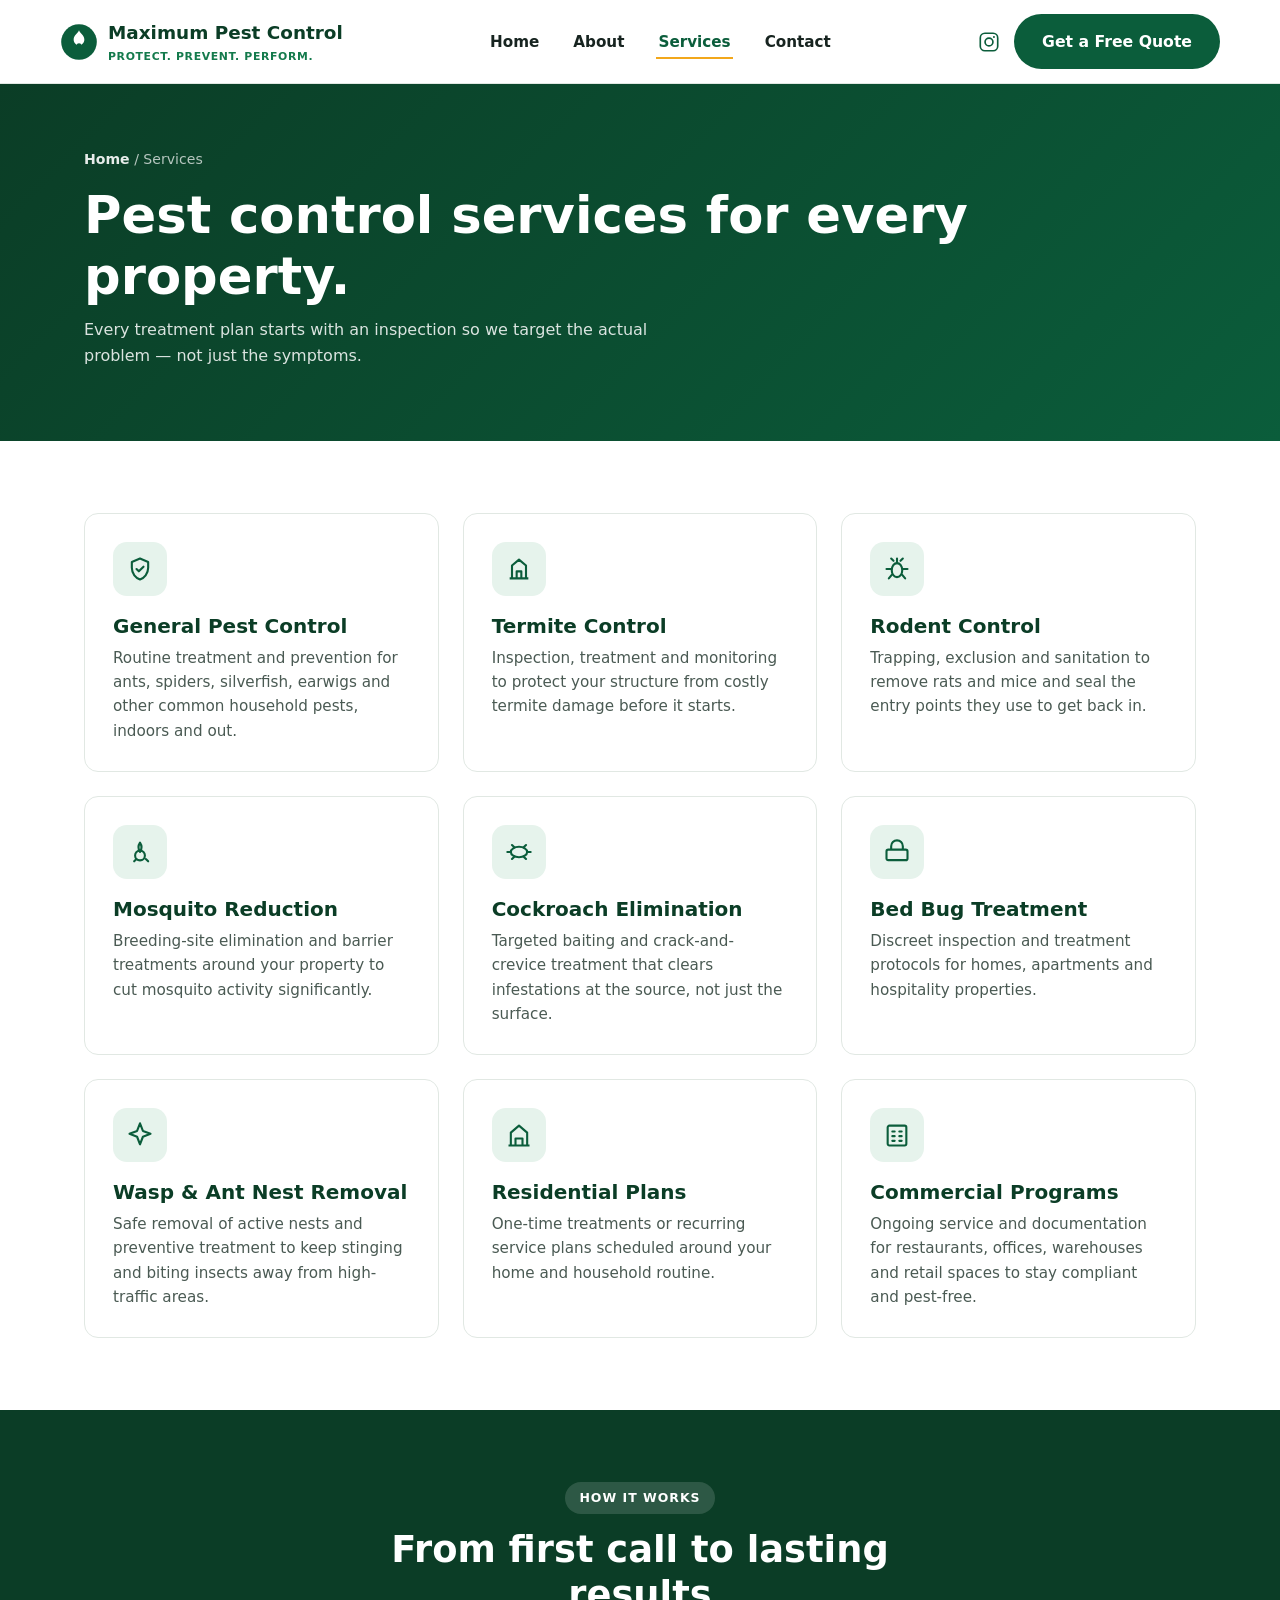
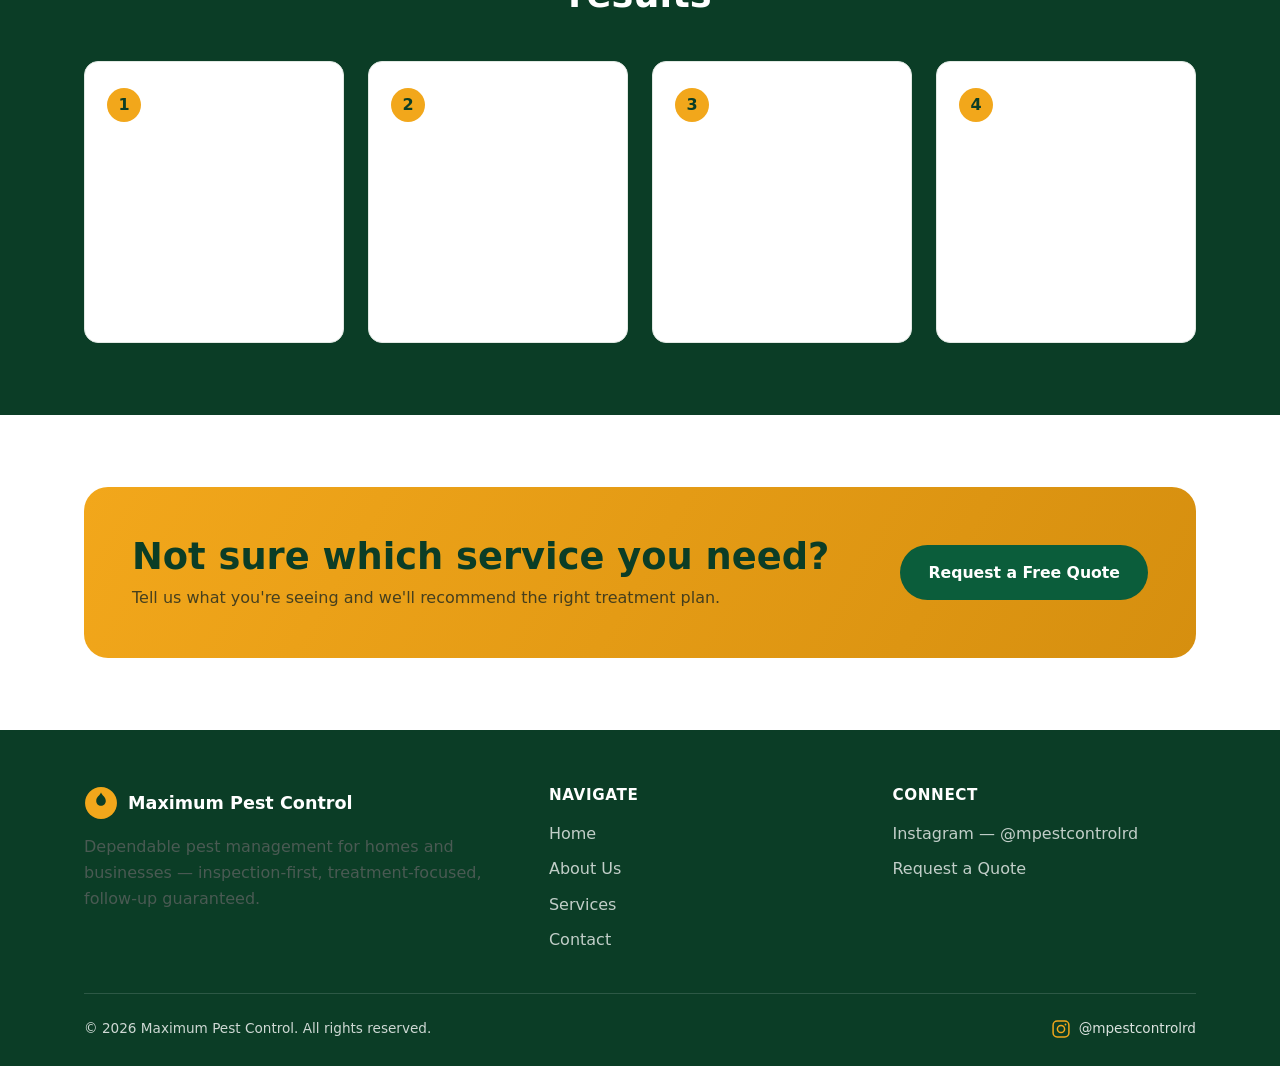
<file: services.html>
<!DOCTYPE html>
<html lang="en">
<head>
<meta charset="UTF-8">
<meta name="viewport" content="width=device-width, initial-scale=1.0">
<title>Services | Maximum Pest Control</title>
<meta name="description" content="Explore Maximum Pest Control's residential and commercial services: general pest control, termite treatment, rodent control, mosquito reduction and more.">
<link rel="icon" type="image/svg+xml" href="assets/favicon.svg">
<link rel="stylesheet" href="css/style.css">
</head>
<body>

<header class="site-header">
  <div class="container nav" id="nav">
    <a href="index.html" class="brand">
      <svg class="brand-mark" viewBox="0 0 64 64" fill="none" xmlns="http://www.w3.org/2000/svg">
        <circle cx="32" cy="32" r="30" fill="#0b5d3b"/>
        <path d="M32 12c-2 6-9 8-9 16 0 5 4 9 9 9s9-4 9-9c0-8-7-10-9-16z" fill="#ffffff"/>
        <circle cx="32" cy="38" r="4" fill="#0b5d3b"/>
      </svg>
      <span>Maximum Pest Control<small>Protect. Prevent. Perform.</small></span>
    </a>
    <button class="nav-toggle" aria-label="Toggle navigation" aria-expanded="false">
      <span></span><span></span><span></span>
    </button>
    <ul class="nav-links">
      <li><a href="index.html">Home</a></li>
      <li><a href="about.html">About</a></li>
      <li><a href="services.html" class="active">Services</a></li>
      <li><a href="contact.html">Contact</a></li>
    </ul>
    <div class="nav-actions">
      <a href="https://www.instagram.com/mpestcontrolrd?stkn=cXJtZmRmbjVoOTF4&utm_source=qr" target="_blank" rel="noopener" aria-label="Maximum Pest Control on Instagram">
        <svg class="icon-instagram" viewBox="0 0 24 24" fill="none" xmlns="http://www.w3.org/2000/svg">
          <rect x="2.5" y="2.5" width="19" height="19" rx="5" stroke="currentColor" stroke-width="1.8"/>
          <circle cx="12" cy="12" r="4.3" stroke="currentColor" stroke-width="1.8"/>
          <circle cx="17.4" cy="6.6" r="1.1" fill="currentColor"/>
        </svg>
      </a>
      <a href="contact.html" class="btn btn-dark">Get a Free Quote</a>
    </div>
  </div>
</header>

<main>
  <section class="page-hero">
    <div class="container">
      <div class="breadcrumb"><a href="index.html">Home</a> / Services</div>
      <h1>Pest control services for every property.</h1>
      <p style="color:rgba(255,255,255,.85); max-width:60ch;">Every treatment plan starts with an inspection so we target the actual problem — not just the symptoms.</p>
    </div>
  </section>

  <section>
    <div class="container">
      <div class="grid grid-3">
        <div class="card">
          <div class="icon-tile">
            <svg viewBox="0 0 24 24" fill="none" xmlns="http://www.w3.org/2000/svg"><path d="M12 3l7 3v5c0 5-3.4 8.7-7 10-3.6-1.3-7-5-7-10V6l7-3z" stroke="currentColor" stroke-width="1.8" stroke-linejoin="round"/><path d="M9 12l2 2 4-4" stroke="currentColor" stroke-width="1.8" stroke-linecap="round" stroke-linejoin="round"/></svg>
          </div>
          <h3>General Pest Control</h3>
          <p>Routine treatment and prevention for ants, spiders, silverfish, earwigs and other common household pests, indoors and out.</p>
        </div>
        <div class="card">
          <div class="icon-tile">
            <svg viewBox="0 0 24 24" fill="none" xmlns="http://www.w3.org/2000/svg"><path d="M4 20h16M6 20V9l6-5 6 5v11M10 20v-6h4v6" stroke="currentColor" stroke-width="1.8" stroke-linejoin="round"/></svg>
          </div>
          <h3>Termite Control</h3>
          <p>Inspection, treatment and monitoring to protect your structure from costly termite damage before it starts.</p>
        </div>
        <div class="card">
          <div class="icon-tile">
            <svg viewBox="0 0 24 24" fill="none" xmlns="http://www.w3.org/2000/svg"><ellipse cx="12" cy="13" rx="4.5" ry="6" stroke="currentColor" stroke-width="1.8"/><path d="M12 7V3m-3 2l-2-2m8 2l2-2M7 12H3m18 0h-4M7.5 17l-2.5 3m11.5-3l2.5 3" stroke="currentColor" stroke-width="1.8" stroke-linecap="round"/></svg>
          </div>
          <h3>Rodent Control</h3>
          <p>Trapping, exclusion and sanitation to remove rats and mice and seal the entry points they use to get back in.</p>
        </div>
        <div class="card">
          <div class="icon-tile">
            <svg viewBox="0 0 24 24" fill="none" xmlns="http://www.w3.org/2000/svg"><path d="M12 4c2 3 2 5 0 8-2-3-2-5 0-8z" stroke="currentColor" stroke-width="1.8" stroke-linejoin="round"/><circle cx="12" cy="15" r="4.2" stroke="currentColor" stroke-width="1.8"/><path d="M9 18l-2 2m10-2l2 2" stroke="currentColor" stroke-width="1.8" stroke-linecap="round"/></svg>
          </div>
          <h3>Mosquito Reduction</h3>
          <p>Breeding-site elimination and barrier treatments around your property to cut mosquito activity significantly.</p>
        </div>
        <div class="card">
          <div class="icon-tile">
            <svg viewBox="0 0 24 24" fill="none" xmlns="http://www.w3.org/2000/svg"><ellipse cx="12" cy="12" rx="7" ry="4.5" stroke="currentColor" stroke-width="1.8"/><path d="M5 12H2m20 0h-3M8 8l-2-2m10 2l2-2M8 16l-2 2m10-2l2 2" stroke="currentColor" stroke-width="1.8" stroke-linecap="round"/></svg>
          </div>
          <h3>Cockroach Elimination</h3>
          <p>Targeted baiting and crack-and-crevice treatment that clears infestations at the source, not just the surface.</p>
        </div>
        <div class="card">
          <div class="icon-tile">
            <svg viewBox="0 0 24 24" fill="none" xmlns="http://www.w3.org/2000/svg"><rect x="3" y="10" width="18" height="9" rx="1.5" stroke="currentColor" stroke-width="1.8"/><path d="M7 10V7a5 5 0 0110 0v3" stroke="currentColor" stroke-width="1.8"/></svg>
          </div>
          <h3>Bed Bug Treatment</h3>
          <p>Discreet inspection and treatment protocols for homes, apartments and hospitality properties.</p>
        </div>
        <div class="card">
          <div class="icon-tile">
            <svg viewBox="0 0 24 24" fill="none" xmlns="http://www.w3.org/2000/svg"><path d="M12 2l2.5 6.5L21 11l-6.5 2.5L12 20l-2.5-6.5L3 11l6.5-2.5L12 2z" stroke="currentColor" stroke-width="1.8" stroke-linejoin="round"/></svg>
          </div>
          <h3>Wasp &amp; Ant Nest Removal</h3>
          <p>Safe removal of active nests and preventive treatment to keep stinging and biting insects away from high-traffic areas.</p>
        </div>
        <div class="card">
          <div class="icon-tile">
            <svg viewBox="0 0 24 24" fill="none" xmlns="http://www.w3.org/2000/svg"><path d="M3 21h18M5 21V10l7-6 7 6v11M9 21v-6h6v6" stroke="currentColor" stroke-width="1.8" stroke-linejoin="round"/></svg>
          </div>
          <h3>Residential Plans</h3>
          <p>One-time treatments or recurring service plans scheduled around your home and household routine.</p>
        </div>
        <div class="card">
          <div class="icon-tile">
            <svg viewBox="0 0 24 24" fill="none" xmlns="http://www.w3.org/2000/svg"><rect x="4" y="4" width="16" height="17" rx="1.5" stroke="currentColor" stroke-width="1.8"/><path d="M8 9h2M8 13h2M8 17h2M14 9h2M14 13h2M14 17h2" stroke="currentColor" stroke-width="1.8" stroke-linecap="round"/></svg>
          </div>
          <h3>Commercial Programs</h3>
          <p>Ongoing service and documentation for restaurants, offices, warehouses and retail spaces to stay compliant and pest-free.</p>
        </div>
      </div>
    </div>
  </section>

  <section class="bg-dark">
    <div class="container">
      <div class="section-head">
        <span class="eyebrow" style="background: rgba(255,255,255,.14); color:#fff;">How It Works</span>
        <h2>From first call to lasting results</h2>
      </div>
      <div class="steps">
        <div class="step">
          <h3>Inspect</h3>
          <p>We walk the property, identify the pest and pinpoint entry points and contributing conditions.</p>
        </div>
        <div class="step">
          <h3>Plan</h3>
          <p>You get a clear explanation of the issue and a treatment plan matched to your property and budget.</p>
        </div>
        <div class="step">
          <h3>Treat</h3>
          <p>Targeted, professionally applied treatment — indoors, outdoors, or both, depending on what's needed.</p>
        </div>
        <div class="step">
          <h3>Follow Up</h3>
          <p>We check back in to confirm results and adjust the plan if ongoing service is the right fit.</p>
        </div>
      </div>
    </div>
  </section>

  <section>
    <div class="container">
      <div class="cta">
        <div>
          <h2>Not sure which service you need?</h2>
          <p>Tell us what you're seeing and we'll recommend the right treatment plan.</p>
        </div>
        <div class="btn-row">
          <a href="contact.html" class="btn btn-dark">Request a Free Quote</a>
        </div>
      </div>
    </div>
  </section>
</main>

<footer class="site-footer">
  <div class="container">
    <div class="footer-grid">
      <div>
        <div class="footer-brand">
          <svg width="34" height="34" viewBox="0 0 64 64" fill="none" xmlns="http://www.w3.org/2000/svg">
            <circle cx="32" cy="32" r="30" fill="#f2a71b"/>
            <path d="M32 12c-2 6-9 8-9 16 0 5 4 9 9 9s9-4 9-9c0-8-7-10-9-16z" fill="#0b3d26"/>
          </svg>
          <strong>Maximum Pest Control</strong>
        </div>
        <p>Dependable pest management for homes and businesses — inspection-first, treatment-focused, follow-up guaranteed.</p>
      </div>
      <div>
        <h4>Navigate</h4>
        <ul class="footer-links">
          <li><a href="index.html">Home</a></li>
          <li><a href="about.html">About Us</a></li>
          <li><a href="services.html">Services</a></li>
          <li><a href="contact.html">Contact</a></li>
        </ul>
      </div>
      <div>
        <h4>Connect</h4>
        <ul class="footer-links">
          <li><a href="https://www.instagram.com/mpestcontrolrd?stkn=cXJtZmRmbjVoOTF4&utm_source=qr" target="_blank" rel="noopener">Instagram — @mpestcontrolrd</a></li>
          <li><a href="contact.html">Request a Quote</a></li>
        </ul>
      </div>
    </div>
    <div class="footer-bottom">
      <span>&copy; <span id="year"></span> Maximum Pest Control. All rights reserved.</span>
      <a class="footer-social" href="https://www.instagram.com/mpestcontrolrd?stkn=cXJtZmRmbjVoOTF4&utm_source=qr" target="_blank" rel="noopener">
        <svg viewBox="0 0 24 24" fill="none" xmlns="http://www.w3.org/2000/svg"><rect x="2.5" y="2.5" width="19" height="19" rx="5" stroke="currentColor" stroke-width="1.8"/><circle cx="12" cy="12" r="4.3" stroke="currentColor" stroke-width="1.8"/><circle cx="17.4" cy="6.6" r="1.1" fill="currentColor"/></svg>
        @mpestcontrolrd
      </a>
    </div>
  </div>
</footer>

<script src="js/main.js"></script>
</body>
</html>
</file>
<file: css/style.css>
/* Maximum Pest Control — site styles */

:root {
  --green-900: #0b3d26;
  --green-700: #0b5d3b;
  --green-600: #147a4c;
  --green-100: #e6f3ec;
  --accent: #f2a71b;
  --accent-dark: #d68f0f;
  --ink: #172420;
  --ink-soft: #4a5a53;
  --paper: #ffffff;
  --paper-soft: #f6f8f6;
  --border: #e1e8e3;
  --shadow: 0 10px 30px -12px rgba(11, 61, 38, 0.25);
  --radius: 14px;
  --max-width: 1160px;
}

* { box-sizing: border-box; }

html { scroll-behavior: smooth; }

body {
  margin: 0;
  font-family: "Segoe UI", system-ui, -apple-system, "Helvetica Neue", Arial, sans-serif;
  color: var(--ink);
  background: var(--paper);
  line-height: 1.6;
}

img, svg { max-width: 100%; display: block; }

a { color: inherit; text-decoration: none; }

.container {
  width: 100%;
  max-width: var(--max-width);
  margin: 0 auto;
  padding: 0 24px;
}

h1, h2, h3, h4 {
  font-family: "Segoe UI", system-ui, -apple-system, "Helvetica Neue", Arial, sans-serif;
  color: var(--green-900);
  line-height: 1.2;
  margin: 0 0 16px;
}

h1 { font-size: clamp(2.1rem, 4vw, 3.2rem); }
h2 { font-size: clamp(1.6rem, 3vw, 2.3rem); }
h3 { font-size: 1.25rem; }

p { margin: 0 0 16px; color: var(--ink-soft); }

.eyebrow {
  display: inline-block;
  font-weight: 700;
  letter-spacing: .08em;
  text-transform: uppercase;
  font-size: .78rem;
  color: var(--green-600);
  background: var(--green-100);
  padding: 6px 14px;
  border-radius: 999px;
  margin-bottom: 14px;
}

/* Buttons */
.btn {
  display: inline-flex;
  align-items: center;
  gap: 8px;
  padding: 13px 26px;
  border-radius: 999px;
  font-weight: 700;
  font-size: .98rem;
  border: 2px solid transparent;
  cursor: pointer;
  transition: transform .15s ease, box-shadow .15s ease, background .15s ease, color .15s ease;
}
.btn-primary {
  background: var(--accent);
  color: var(--green-900);
}
.btn-primary:hover { background: var(--accent-dark); transform: translateY(-2px); box-shadow: var(--shadow); }
.btn-outline {
  background: transparent;
  border-color: rgba(255,255,255,.65);
  color: #fff;
}
.btn-outline:hover { background: rgba(255,255,255,.12); transform: translateY(-2px); }
.btn-dark {
  background: var(--green-700);
  color: #fff;
}
.btn-dark:hover { background: var(--green-900); transform: translateY(-2px); box-shadow: var(--shadow); }
.btn-row { display: flex; flex-wrap: wrap; gap: 14px; }

/* Header */
.site-header {
  position: sticky;
  top: 0;
  z-index: 50;
  background: rgba(255,255,255,.92);
  backdrop-filter: saturate(180%) blur(10px);
  border-bottom: 1px solid var(--border);
}
.nav {
  display: flex;
  align-items: center;
  justify-content: space-between;
  padding: 14px 0;
}
.brand {
  display: flex;
  align-items: center;
  gap: 10px;
  font-weight: 800;
  font-size: 1.15rem;
  color: var(--green-900);
}
.brand-mark {
  width: 38px;
  height: 38px;
  flex-shrink: 0;
}
.brand small {
  display: block;
  font-weight: 600;
  font-size: .68rem;
  letter-spacing: .06em;
  text-transform: uppercase;
  color: var(--green-600);
}
.nav-links {
  display: flex;
  align-items: center;
  gap: 30px;
  list-style: none;
  margin: 0;
  padding: 0;
}
.nav-links a {
  font-weight: 600;
  font-size: .95rem;
  color: var(--ink);
  padding: 6px 2px;
  border-bottom: 2px solid transparent;
  transition: color .15s ease, border-color .15s ease;
}
.nav-links a:hover,
.nav-links a.active {
  color: var(--green-700);
  border-color: var(--accent);
}
.nav-actions { display: flex; align-items: center; gap: 14px; }
.nav-toggle {
  display: none;
  background: none;
  border: none;
  cursor: pointer;
  padding: 6px;
}
.nav-toggle span {
  display: block;
  width: 24px;
  height: 2px;
  background: var(--green-900);
  margin: 5px 0;
  transition: transform .2s ease, opacity .2s ease;
}
.icon-instagram {
  width: 22px;
  height: 22px;
  color: var(--green-700);
  transition: color .15s ease, transform .15s ease;
}
.icon-instagram:hover { color: var(--accent-dark); transform: scale(1.08); }

/* Hero */
.hero {
  position: relative;
  background: radial-gradient(circle at 15% 20%, rgba(255,255,255,.08), transparent 40%),
              linear-gradient(135deg, var(--green-900), var(--green-700) 60%, var(--green-600));
  color: #fff;
  overflow: hidden;
}
.hero .container {
  display: grid;
  grid-template-columns: 1.1fr .9fr;
  gap: 40px;
  align-items: center;
  padding-top: 76px;
  padding-bottom: 76px;
}
.hero h1 { color: #fff; }
.hero p.lead { color: rgba(255,255,255,.86); font-size: 1.08rem; max-width: 46ch; }
.hero .eyebrow { background: rgba(255,255,255,.14); color: #fff; }
.hero-art {
  position: relative;
  display: flex;
  align-items: center;
  justify-content: center;
}
.hero-badge {
  background: rgba(255,255,255,.08);
  border: 1px solid rgba(255,255,255,.22);
  border-radius: 20px;
  padding: 30px;
  backdrop-filter: blur(4px);
}
.hero-stats {
  display: grid;
  grid-template-columns: repeat(3, 1fr);
  gap: 18px;
  margin-top: 40px;
  max-width: 520px;
}
.hero-stats div { text-align: left; }
.hero-stats strong {
  display: block;
  font-size: 1.6rem;
  color: var(--accent);
}
.hero-stats span {
  font-size: .82rem;
  color: rgba(255,255,255,.78);
}

/* Sections */
section { padding: 72px 0; }
.section-head { max-width: 640px; margin: 0 auto 44px; text-align: center; }
.section-head.left { margin: 0 0 44px; text-align: left; }
.bg-soft { background: var(--paper-soft); }
.bg-dark { background: var(--green-900); color: #fff; }
.bg-dark h2, .bg-dark h3 { color: #fff; }
.bg-dark p { color: rgba(255,255,255,.78); }

/* Service cards */
.grid {
  display: grid;
  gap: 24px;
}
.grid-3 { grid-template-columns: repeat(3, 1fr); }
.grid-2 { grid-template-columns: repeat(2, 1fr); }

.card {
  background: var(--paper);
  border: 1px solid var(--border);
  border-radius: var(--radius);
  padding: 28px;
  transition: transform .18s ease, box-shadow .18s ease, border-color .18s ease;
}
.card:hover {
  transform: translateY(-4px);
  box-shadow: var(--shadow);
  border-color: transparent;
}
.icon-tile {
  width: 54px;
  height: 54px;
  border-radius: 14px;
  background: var(--green-100);
  color: var(--green-700);
  display: flex;
  align-items: center;
  justify-content: center;
  margin-bottom: 18px;
}
.icon-tile svg { width: 28px; height: 28px; }
.card h3 { margin-bottom: 8px; }
.card p { margin-bottom: 0; font-size: .95rem; }

/* Process steps */
.steps {
  display: grid;
  grid-template-columns: repeat(4, 1fr);
  gap: 24px;
  counter-reset: step;
}
.step {
  position: relative;
  padding: 26px 22px 22px;
  background: var(--paper);
  border: 1px solid var(--border);
  border-radius: var(--radius);
}
.step::before {
  counter-increment: step;
  content: counter(step);
  display: inline-flex;
  align-items: center;
  justify-content: center;
  width: 34px;
  height: 34px;
  border-radius: 50%;
  background: var(--accent);
  color: var(--green-900);
  font-weight: 800;
  margin-bottom: 14px;
}

/* Feature list */
.feature-list {
  list-style: none;
  margin: 0;
  padding: 0;
  display: grid;
  gap: 16px;
}
.feature-list li {
  display: flex;
  align-items: flex-start;
  gap: 12px;
  color: var(--ink-soft);
}
.feature-list svg {
  width: 22px;
  height: 22px;
  flex-shrink: 0;
  color: var(--green-600);
  margin-top: 2px;
}

/* Two column layout */
.split {
  display: grid;
  grid-template-columns: 1fr 1fr;
  gap: 48px;
  align-items: center;
}
.panel {
  border-radius: 20px;
  background: linear-gradient(160deg, var(--green-700), var(--green-900));
  color: #fff;
  padding: 40px;
}
.panel h3 { color: #fff; }
.panel p { color: rgba(255,255,255,.85); }

/* CTA banner */
.cta {
  background: linear-gradient(120deg, var(--accent), var(--accent-dark));
  color: var(--green-900);
  border-radius: 24px;
  padding: 48px;
  display: flex;
  align-items: center;
  justify-content: space-between;
  gap: 24px;
  flex-wrap: wrap;
}
.cta h2 { color: var(--green-900); margin-bottom: 6px; }
.cta p { color: rgba(23,36,32,.78); margin-bottom: 0; }

/* Instagram highlight */
.social-card {
  display: flex;
  align-items: center;
  gap: 20px;
  background: var(--paper);
  border: 1px solid var(--border);
  border-radius: var(--radius);
  padding: 26px;
}
.social-card .icon-tile { margin-bottom: 0; flex-shrink: 0; }
.social-card a.handle {
  font-weight: 700;
  color: var(--green-700);
}
.social-card a.handle:hover { color: var(--accent-dark); }

/* Contact page */
.contact-grid {
  display: grid;
  grid-template-columns: 1fr 1fr;
  gap: 40px;
  align-items: start;
}
.info-list {
  list-style: none;
  margin: 0;
  padding: 0;
  display: grid;
  gap: 20px;
}
.info-list li {
  display: flex;
  gap: 16px;
  align-items: flex-start;
}
.info-list h4 { margin: 0 0 4px; font-size: 1rem; }
.info-list p { margin: 0; }

/* Footer */
.site-footer {
  background: var(--green-900);
  color: rgba(255,255,255,.8);
  padding: 56px 0 26px;
}
.footer-grid {
  display: grid;
  grid-template-columns: 1.4fr 1fr 1fr;
  gap: 40px;
  margin-bottom: 40px;
}
.footer-grid h4 { color: #fff; margin-bottom: 16px; font-size: .95rem; letter-spacing: .04em; text-transform: uppercase; }
.footer-brand { display: flex; align-items: center; gap: 10px; margin-bottom: 14px; }
.footer-brand strong { color: #fff; font-size: 1.1rem; }
.footer-links { list-style: none; margin: 0; padding: 0; display: grid; gap: 10px; }
.footer-links a { color: rgba(255,255,255,.75); transition: color .15s ease; }
.footer-links a:hover { color: var(--accent); }
.footer-bottom {
  border-top: 1px solid rgba(255,255,255,.14);
  padding-top: 24px;
  display: flex;
  justify-content: space-between;
  align-items: center;
  flex-wrap: wrap;
  gap: 12px;
  font-size: .85rem;
}
.footer-social {
  display: inline-flex;
  align-items: center;
  gap: 8px;
  color: rgba(255,255,255,.85);
}
.footer-social svg { width: 20px; height: 20px; color: var(--accent); }

/* Page hero (inner pages) */
.page-hero {
  background: linear-gradient(135deg, var(--green-900), var(--green-700));
  color: #fff;
  padding: 64px 0 56px;
}
.page-hero h1 { color: #fff; margin-bottom: 10px; }
.breadcrumb { color: rgba(255,255,255,.7); font-size: .88rem; margin-bottom: 14px; }
.breadcrumb a { color: rgba(255,255,255,.9); font-weight: 600; }

/* Responsive */
@media (max-width: 960px) {
  .hero .container { grid-template-columns: 1fr; padding-top: 48px; padding-bottom: 48px; }
  .split { grid-template-columns: 1fr; }
  .contact-grid { grid-template-columns: 1fr; }
  .grid-3 { grid-template-columns: repeat(2, 1fr); }
  .steps { grid-template-columns: repeat(2, 1fr); }
  .footer-grid { grid-template-columns: 1fr 1fr; }
}

@media (max-width: 720px) {
  .nav-links, .nav-actions .btn { display: none; }
  .nav-toggle { display: block; }
  .nav.open .nav-links {
    display: flex;
    position: absolute;
    top: 68px;
    left: 0;
    right: 0;
    background: #fff;
    flex-direction: column;
    align-items: flex-start;
    padding: 20px 24px;
    gap: 16px;
    border-bottom: 1px solid var(--border);
    box-shadow: var(--shadow);
  }
  .nav.open .nav-actions .btn { display: inline-flex; }
  .grid-3, .grid-2 { grid-template-columns: 1fr; }
  .steps { grid-template-columns: 1fr; }
  .footer-grid { grid-template-columns: 1fr; }
  .cta { flex-direction: column; align-items: flex-start; text-align: left; }
}
</file>
